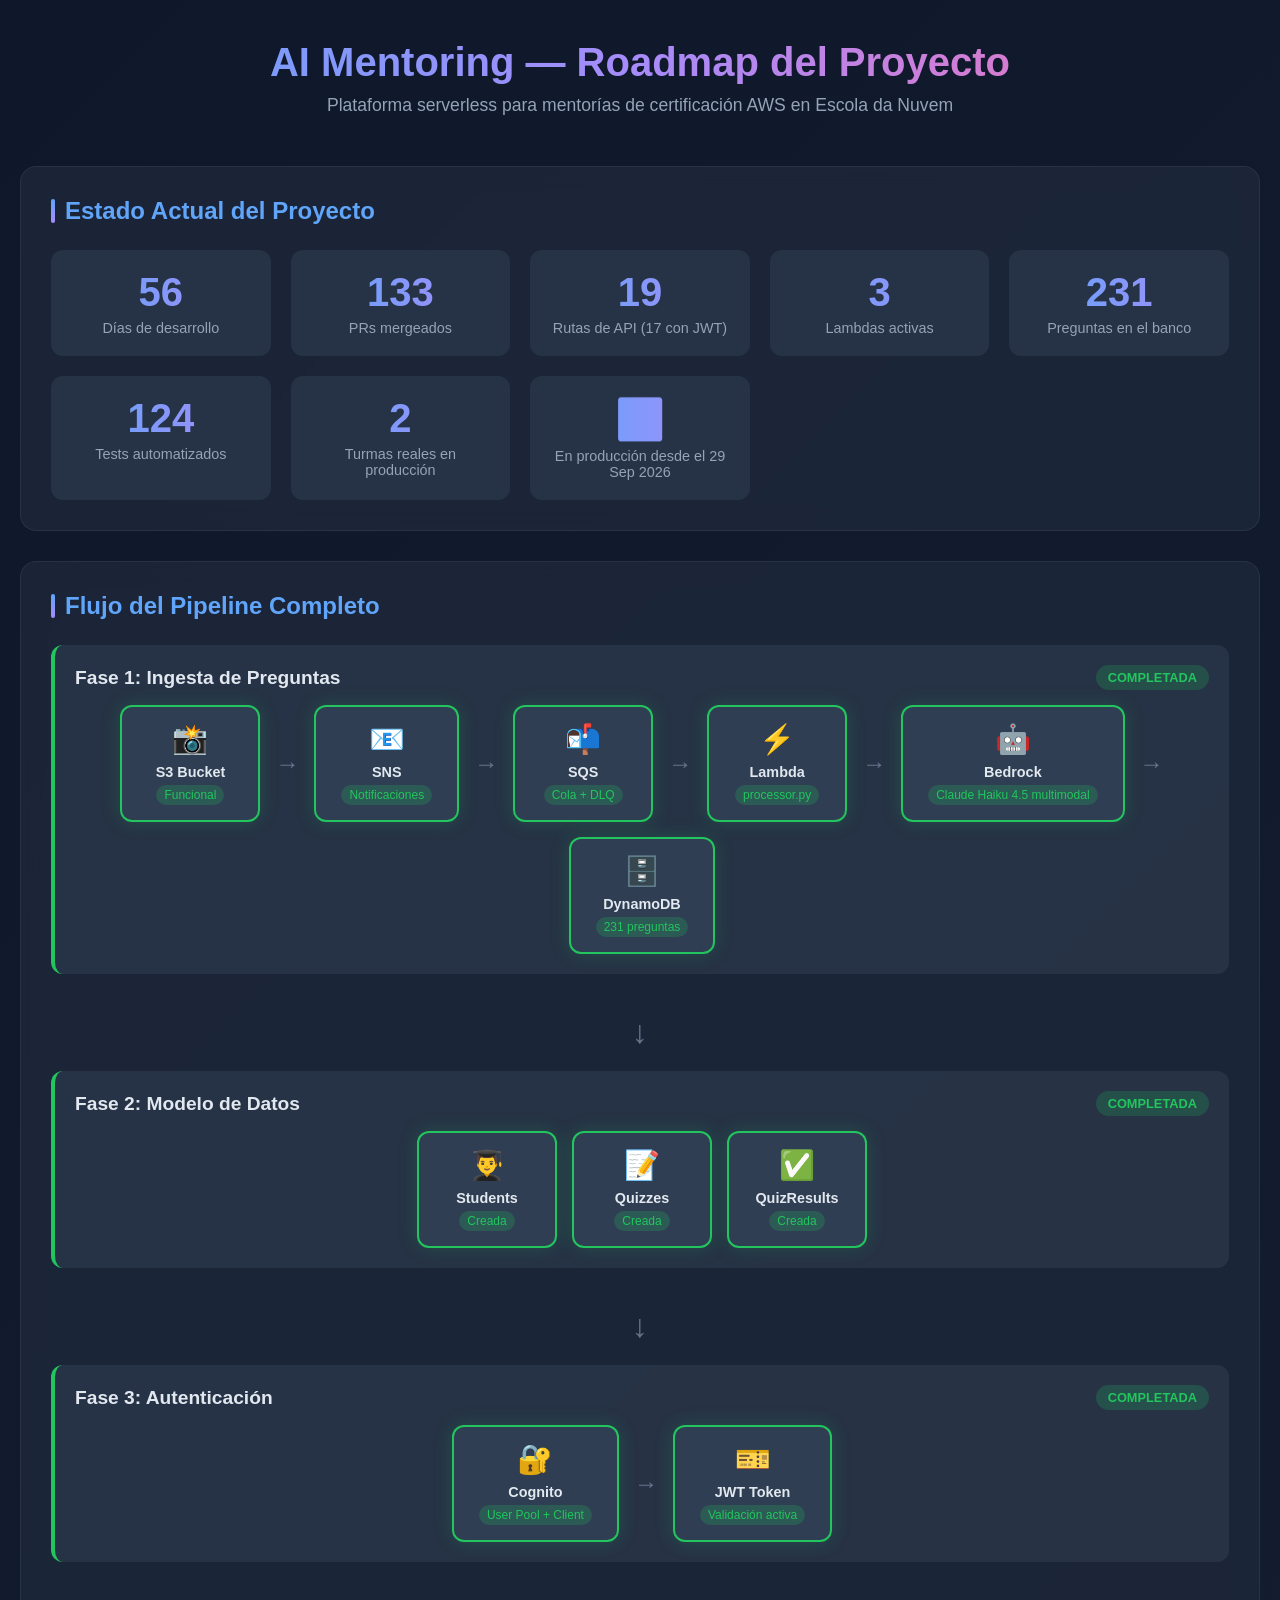
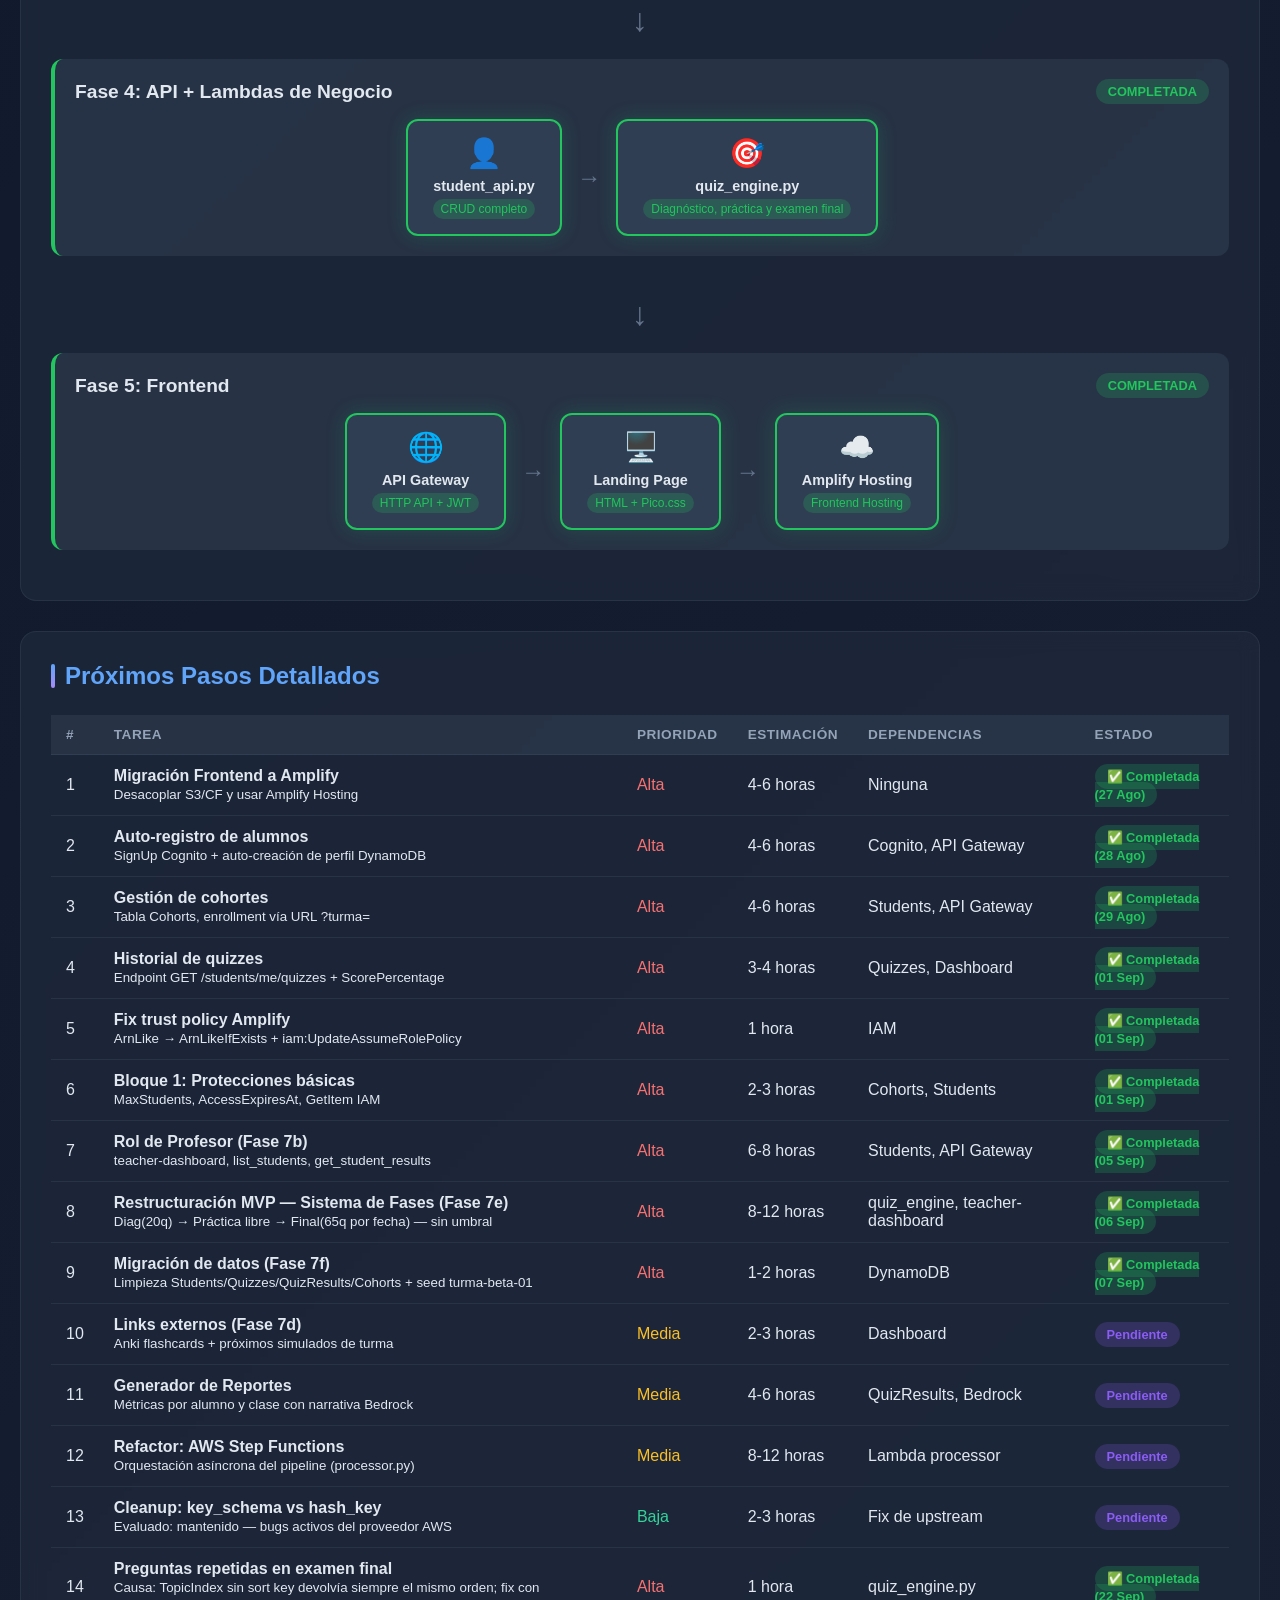
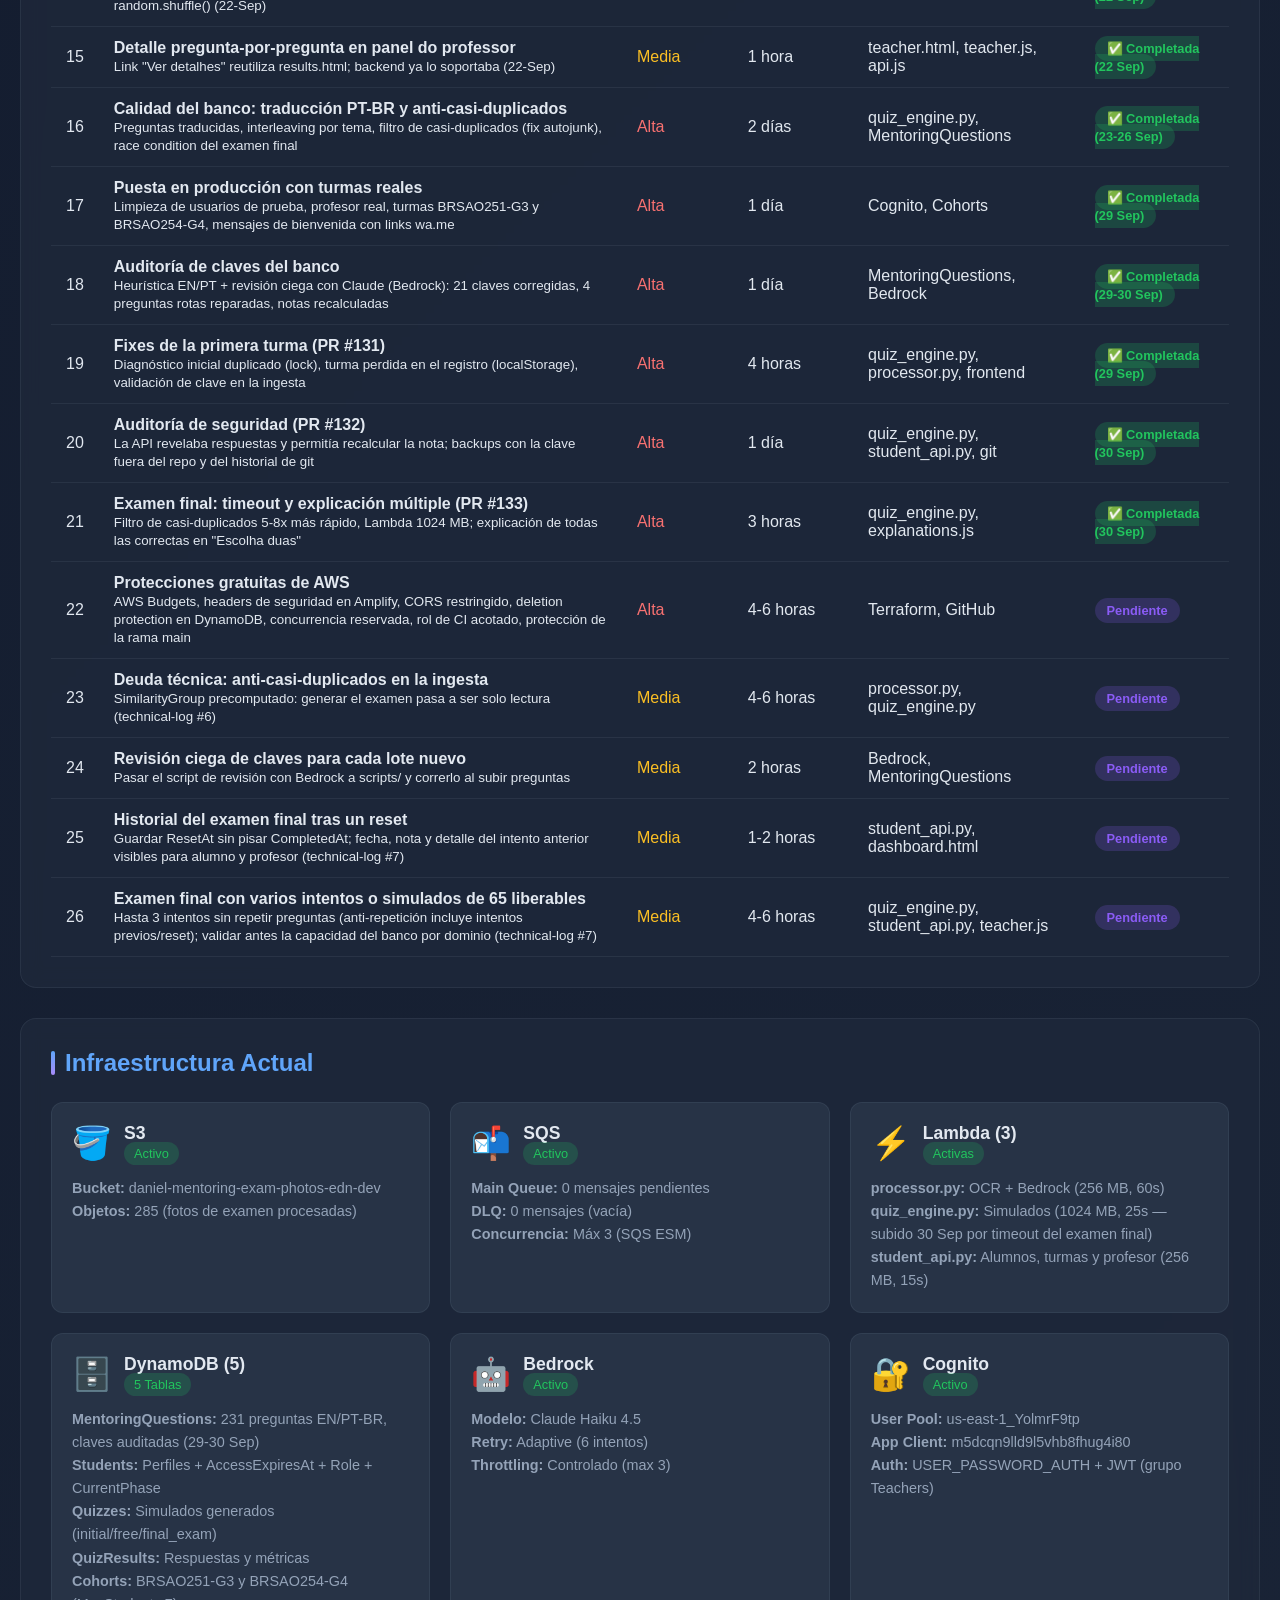
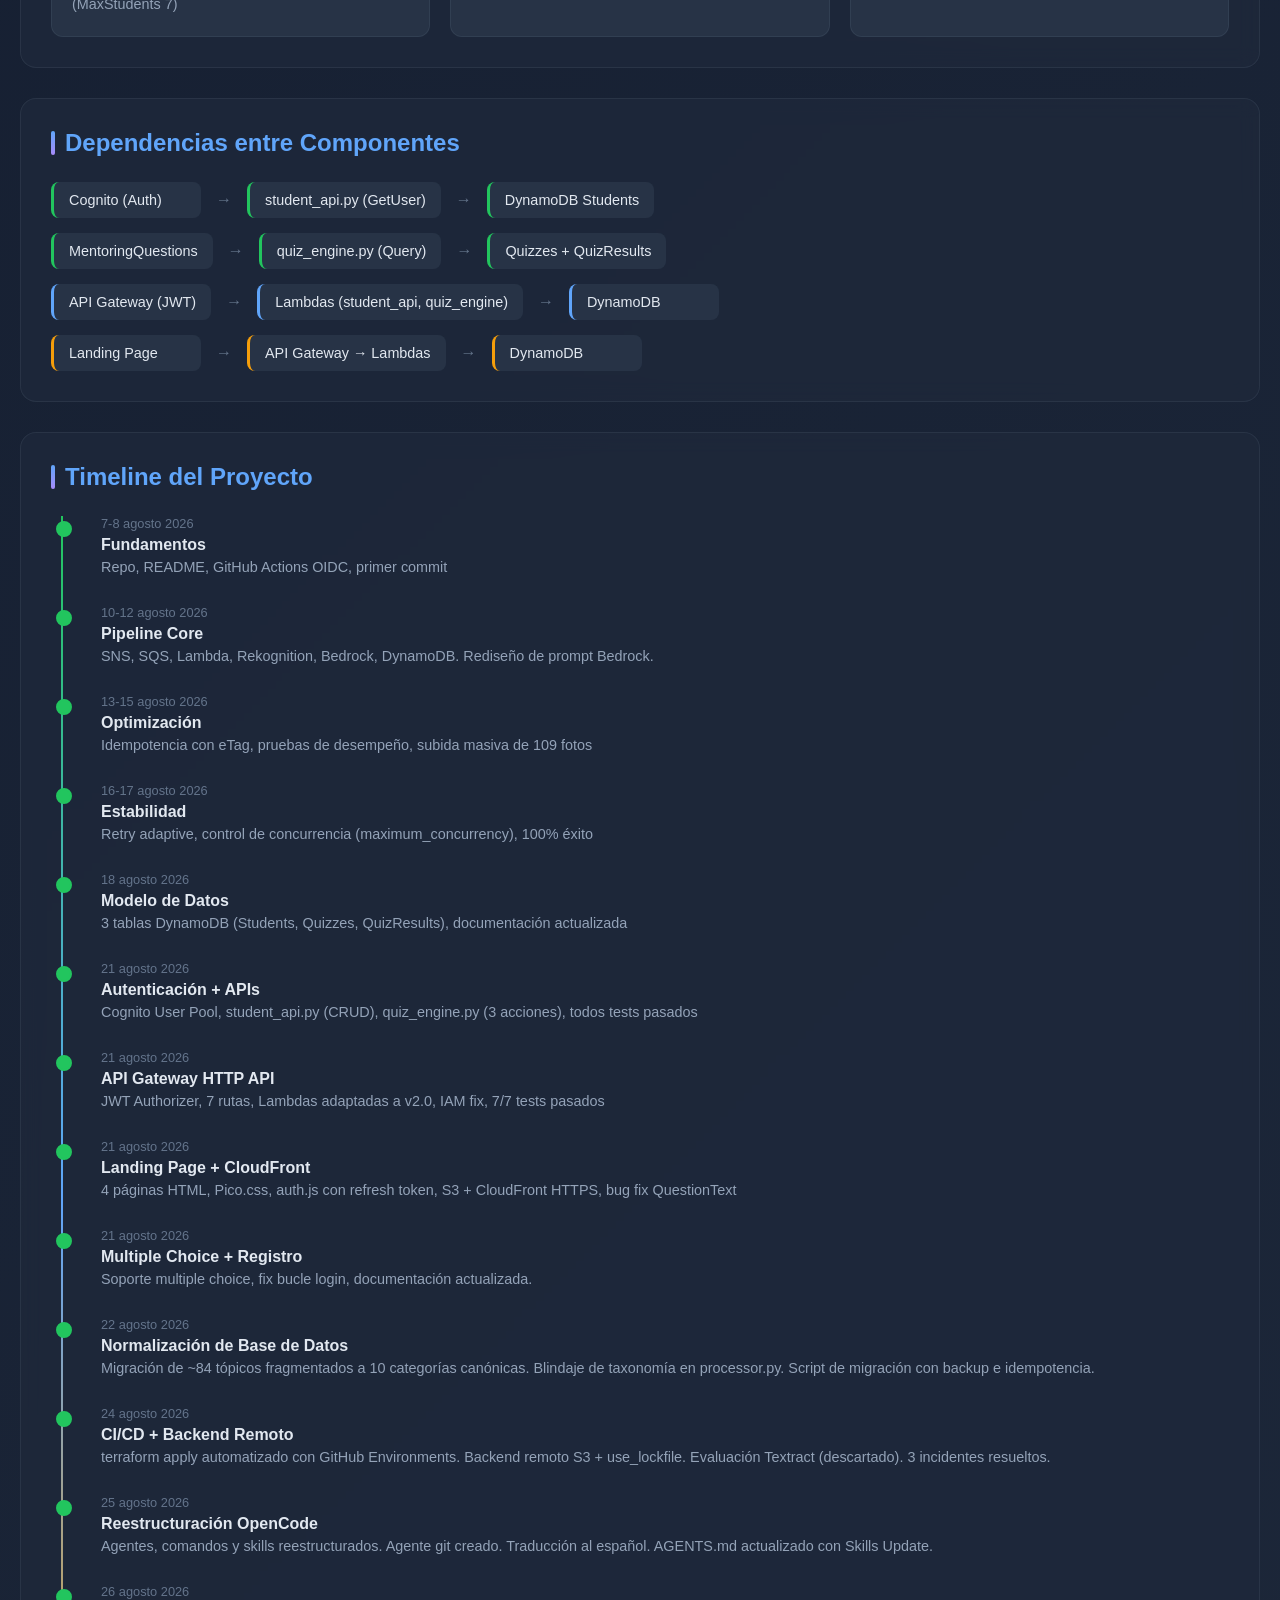
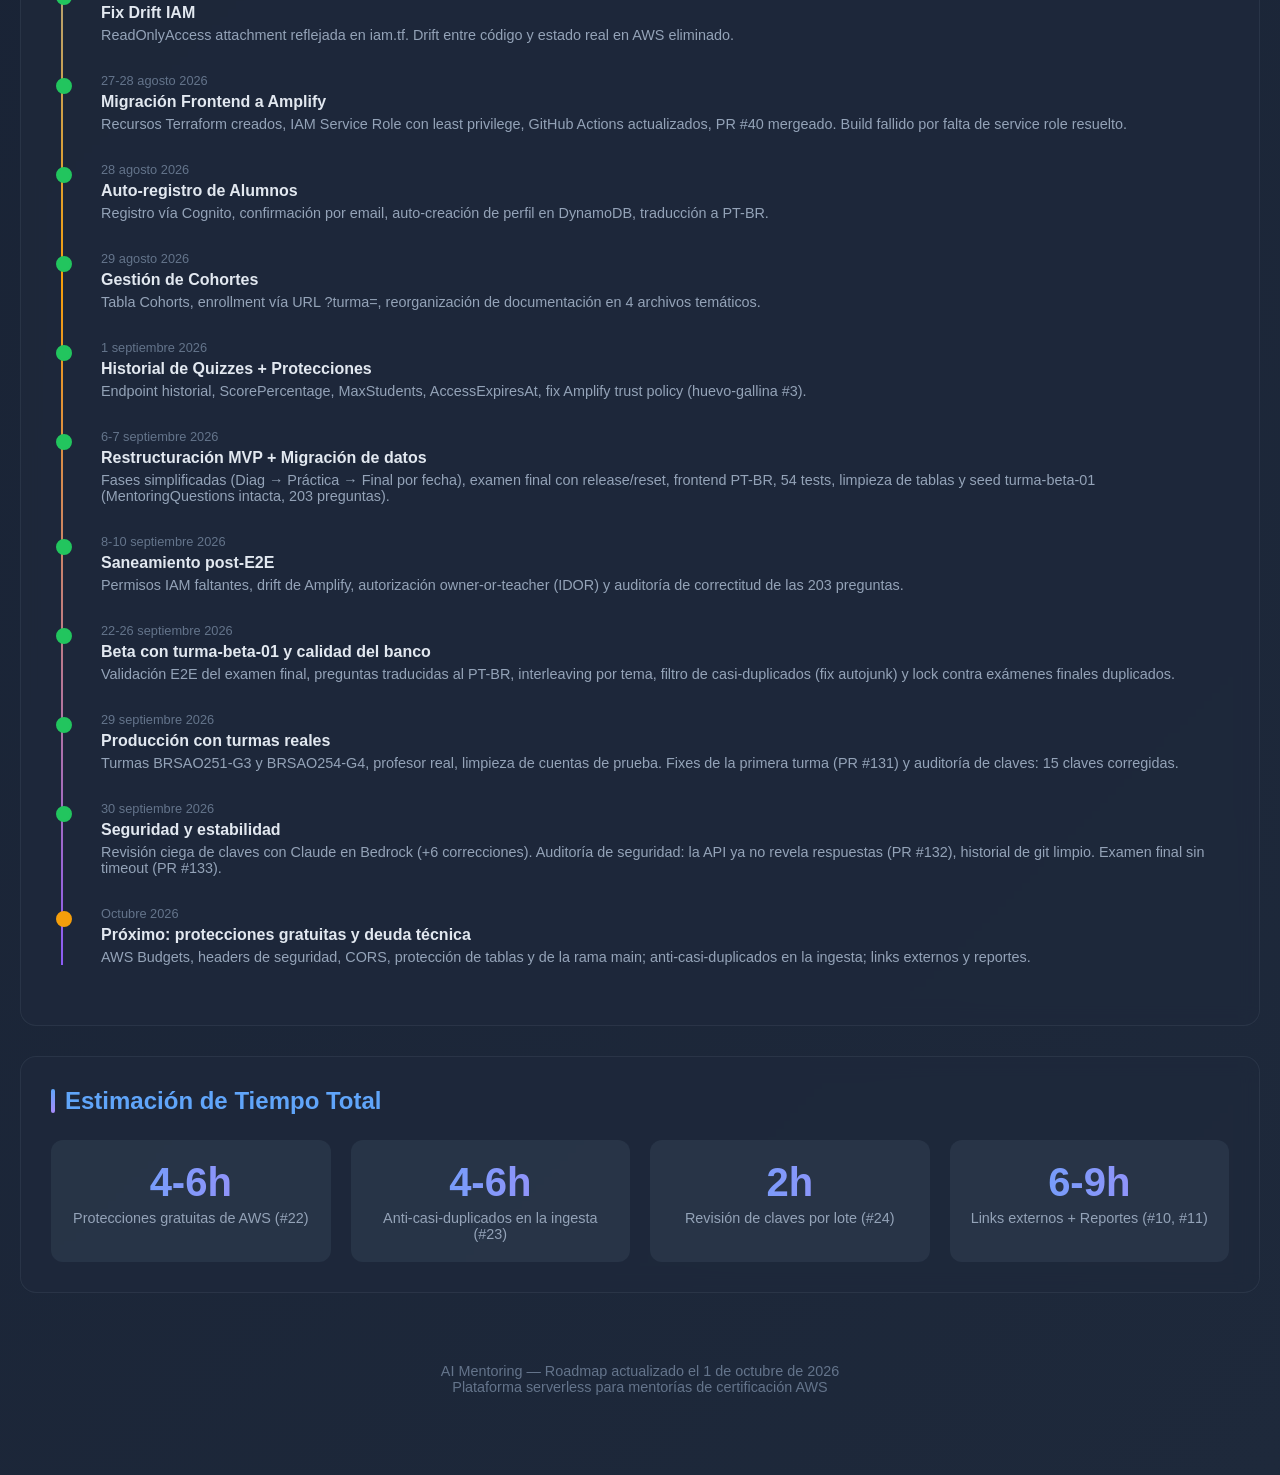
<file: doc/roadmap.html>
<!DOCTYPE html>
<html lang="es">
<head>
    <meta charset="UTF-8">
    <meta name="viewport" content="width=device-width, initial-scale=1.0">
    <title>AI Mentoring — Roadmap del Proyecto</title>
    <style>
        * {
            margin: 0;
            padding: 0;
            box-sizing: border-box;
        }

        body {
            font-family: 'Segoe UI', Tahoma, Geneva, Verdana, sans-serif;
            background: linear-gradient(135deg, #0f172a 0%, #1e293b 100%);
            color: #e2e8f0;
            min-height: 100vh;
            padding: 40px 20px;
        }

        .container {
            max-width: 1400px;
            margin: 0 auto;
        }

        header {
            text-align: center;
            margin-bottom: 50px;
        }

        h1 {
            font-size: 2.5rem;
            background: linear-gradient(90deg, #60a5fa, #a78bfa, #f472b6);
            -webkit-background-clip: text;
            -webkit-text-fill-color: transparent;
            margin-bottom: 10px;
        }

        .subtitle {
            color: #94a3b8;
            font-size: 1.1rem;
        }

        .section {
            background: rgba(30, 41, 59, 0.8);
            border-radius: 16px;
            padding: 30px;
            margin-bottom: 30px;
            border: 1px solid rgba(148, 163, 184, 0.1);
            backdrop-filter: blur(10px);
        }

        .section-title {
            font-size: 1.5rem;
            color: #60a5fa;
            margin-bottom: 25px;
            display: flex;
            align-items: center;
            gap: 10px;
        }

        .section-title::before {
            content: '';
            width: 4px;
            height: 24px;
            background: linear-gradient(180deg, #60a5fa, #a78bfa);
            border-radius: 2px;
        }

        /* Flow Diagram */
        .flow-container {
            display: flex;
            flex-direction: column;
            gap: 20px;
        }

        .flow-row {
            display: flex;
            justify-content: center;
            align-items: center;
            gap: 15px;
            flex-wrap: wrap;
        }

        .flow-box {
            background: rgba(51, 65, 85, 0.8);
            border-radius: 12px;
            padding: 15px 25px;
            text-align: center;
            min-width: 140px;
            border: 2px solid transparent;
            transition: all 0.3s ease;
        }

        .flow-box:hover {
            transform: translateY(-3px);
            border-color: #60a5fa;
        }

        .flow-box.active {
            border-color: #22c55e;
            box-shadow: 0 0 20px rgba(34, 197, 94, 0.2);
        }

        .flow-box.pending {
            border-color: #f59e0b;
            opacity: 0.7;
        }

        .flow-box .icon {
            font-size: 1.8rem;
            margin-bottom: 8px;
        }

        .flow-box .label {
            font-weight: 600;
            font-size: 0.9rem;
        }

        .flow-box .status {
            font-size: 0.75rem;
            margin-top: 5px;
            padding: 3px 8px;
            border-radius: 10px;
            display: inline-block;
        }

        .status-active {
            background: rgba(34, 197, 94, 0.2);
            color: #22c55e;
        }

        .status-pending {
            background: rgba(245, 158, 11, 0.2);
            color: #f59e0b;
        }

        .arrow {
            color: #64748b;
            font-size: 1.5rem;
        }

        .arrow-down {
            text-align: center;
            font-size: 2rem;
            color: #64748b;
        }

        /* Phase Box */
        .phase-box {
            background: rgba(51, 65, 85, 0.5);
            border-radius: 12px;
            padding: 20px;
            margin-bottom: 20px;
            border-left: 4px solid;
        }

        .phase-box.phase-done {
            border-left-color: #22c55e;
        }

        .phase-box.phase-current {
            border-left-color: #60a5fa;
        }

        .phase-box.phase-next {
            border-left-color: #f59e0b;
        }

        .phase-box.phase-future {
            border-left-color: #8b5cf6;
        }

        .phase-header {
            display: flex;
            justify-content: space-between;
            align-items: center;
            margin-bottom: 15px;
        }

        .phase-title {
            font-size: 1.2rem;
            font-weight: 600;
        }

        .phase-badge {
            padding: 5px 12px;
            border-radius: 20px;
            font-size: 0.8rem;
            font-weight: 600;
        }

        .badge-done {
            background: rgba(34, 197, 94, 0.2);
            color: #22c55e;
        }

        .badge-progress {
            background: rgba(96, 165, 250, 0.2);
            color: #60a5fa;
        }

        .badge-next {
            background: rgba(245, 158, 11, 0.2);
            color: #f59e0b;
        }

        .badge-future {
            background: rgba(139, 92, 246, 0.2);
            color: #8b5cf6;
        }

        /* Task Table */
        .task-table {
            width: 100%;
            border-collapse: collapse;
            margin-top: 15px;
        }

        .task-table th,
        .task-table td {
            padding: 12px 15px;
            text-align: left;
            border-bottom: 1px solid rgba(148, 163, 184, 0.1);
        }

        .task-table th {
            background: rgba(51, 65, 85, 0.5);
            color: #94a3b8;
            font-weight: 600;
            font-size: 0.85rem;
            text-transform: uppercase;
            letter-spacing: 0.5px;
        }

        .task-table tr:hover {
            background: rgba(51, 65, 85, 0.3);
        }

        .priority-high {
            color: #f87171;
        }

        .priority-medium {
            color: #fbbf24;
        }

        .priority-low {
            color: #34d399;
        }

        /* Infrastructure Grid */
        .infra-grid {
            display: grid;
            grid-template-columns: repeat(auto-fit, minmax(280px, 1fr));
            gap: 20px;
        }

        .infra-card {
            background: rgba(51, 65, 85, 0.5);
            border-radius: 12px;
            padding: 20px;
            border: 1px solid rgba(148, 163, 184, 0.1);
        }

        .infra-card-header {
            display: flex;
            align-items: center;
            gap: 12px;
            margin-bottom: 15px;
        }

        .infra-icon {
            font-size: 2rem;
        }

        .infra-name {
            font-weight: 600;
            font-size: 1.1rem;
        }

        .infra-status {
            font-size: 0.8rem;
            padding: 4px 10px;
            border-radius: 15px;
        }

        .infra-details {
            color: #94a3b8;
            font-size: 0.9rem;
            line-height: 1.6;
        }

        /* Timeline */
        .timeline {
            position: relative;
            padding-left: 30px;
        }

        .timeline::before {
            content: '';
            position: absolute;
            left: 10px;
            top: 0;
            bottom: 0;
            width: 2px;
            background: linear-gradient(180deg, #22c55e, #60a5fa, #f59e0b, #8b5cf6);
        }

        .timeline-item {
            position: relative;
            margin-bottom: 30px;
            padding-left: 20px;
        }

        .timeline-item::before {
            content: '';
            position: absolute;
            left: -25px;
            top: 5px;
            width: 12px;
            height: 12px;
            border-radius: 50%;
            border: 2px solid;
        }

        .timeline-item.done::before {
            background: #22c55e;
            border-color: #22c55e;
        }

        .timeline-item.current::before {
            background: #60a5fa;
            border-color: #60a5fa;
            box-shadow: 0 0 10px rgba(96, 165, 250, 0.5);
        }

        .timeline-item.next::before {
            background: #f59e0b;
            border-color: #f59e0b;
        }

        .timeline-item.future::before {
            background: #8b5cf6;
            border-color: #8b5cf6;
        }

        .timeline-date {
            font-size: 0.8rem;
            color: #64748b;
            margin-bottom: 5px;
        }

        .timeline-title {
            font-weight: 600;
            margin-bottom: 5px;
        }

        .timeline-desc {
            color: #94a3b8;
            font-size: 0.9rem;
        }

        /* Stats */
        .stats-grid {
            display: grid;
            grid-template-columns: repeat(auto-fit, minmax(200px, 1fr));
            gap: 20px;
            margin-top: 20px;
        }

        .stat-card {
            background: rgba(51, 65, 85, 0.5);
            border-radius: 12px;
            padding: 20px;
            text-align: center;
        }

        .stat-value {
            font-size: 2.5rem;
            font-weight: 700;
            background: linear-gradient(90deg, #60a5fa, #a78bfa);
            -webkit-background-clip: text;
            -webkit-text-fill-color: transparent;
        }

        .stat-label {
            color: #94a3b8;
            font-size: 0.9rem;
            margin-top: 5px;
        }

        /* Dependencies */
        .dependency-graph {
            display: flex;
            flex-direction: column;
            gap: 15px;
        }

        .dependency-row {
            display: flex;
            align-items: center;
            gap: 15px;
            flex-wrap: wrap;
        }

        .dependency-box {
            background: rgba(51, 65, 85, 0.5);
            padding: 10px 15px;
            border-radius: 8px;
            font-size: 0.9rem;
            min-width: 150px;
        }

        .dependency-arrow {
            color: #64748b;
        }

        /* Responsive */
        @media (max-width: 768px) {
            h1 {
                font-size: 1.8rem;
            }

            .flow-row {
                flex-direction: column;
            }

            .arrow {
                transform: rotate(90deg);
            }
        }
    </style>
</head>
<body>
    <div class="container">
        <header>
            <h1>AI Mentoring — Roadmap del Proyecto</h1>
            <p class="subtitle">Plataforma serverless para mentorías de certificación AWS en Escola da Nuvem</p>
        </header>

        <!-- Estado Actual -->
        <section class="section">
            <h2 class="section-title">Estado Actual del Proyecto</h2>
            <div class="stats-grid">
                <div class="stat-card">
                    <div class="stat-value">56</div>
                    <div class="stat-label">Días de desarrollo</div>
                </div>
                <div class="stat-card">
                    <div class="stat-value">133</div>
                    <div class="stat-label">PRs mergeados</div>
                </div>
                <div class="stat-card">
                    <div class="stat-value">19</div>
                    <div class="stat-label">Rutas de API (17 con JWT)</div>
                </div>
                <div class="stat-card">
                    <div class="stat-value">3</div>
                    <div class="stat-label">Lambdas activas</div>
                </div>
                <div class="stat-card">
                    <div class="stat-value">231</div>
                    <div class="stat-label">Preguntas en el banco</div>
                </div>
                <div class="stat-card">
                    <div class="stat-value">124</div>
                    <div class="stat-label">Tests automatizados</div>
                </div>
                <div class="stat-card">
                    <div class="stat-value">2</div>
                    <div class="stat-label">Turmas reales en producción</div>
                </div>
                <div class="stat-card">
                    <div class="stat-value">✅</div>
                    <div class="stat-label">En producción desde el 29 Sep 2026</div>
                </div>
            </div>
        </section>

        <!-- Flujo del Pipeline -->
        <section class="section">
            <h2 class="section-title">Flujo del Pipeline Completo</h2>
            
            <div class="flow-container">
                <!-- Fase 1: Ingesta -->
                <div class="phase-box phase-done">
                    <div class="phase-header">
                        <span class="phase-title">Fase 1: Ingesta de Preguntas</span>
                        <span class="phase-badge badge-done">COMPLETADA</span>
                    </div>
                    <div class="flow-row">
                        <div class="flow-box active">
                            <div class="icon">📸</div>
                            <div class="label">S3 Bucket</div>
                            <div class="status status-active">Funcional</div>
                        </div>
                        <span class="arrow">→</span>
                        <div class="flow-box active">
                            <div class="icon">📧</div>
                            <div class="label">SNS</div>
                            <div class="status status-active">Notificaciones</div>
                        </div>
                        <span class="arrow">→</span>
                        <div class="flow-box active">
                            <div class="icon">📬</div>
                            <div class="label">SQS</div>
                            <div class="status status-active">Cola + DLQ</div>
                        </div>
                        <span class="arrow">→</span>
                        <div class="flow-box active">
                            <div class="icon">⚡</div>
                            <div class="label">Lambda</div>
                            <div class="status status-active">processor.py</div>
                        </div>
                        <span class="arrow">→</span>
                        <div class="flow-box active">
                            <div class="icon">🤖</div>
                            <div class="label">Bedrock</div>
                            <div class="status status-active">Claude Haiku 4.5 multimodal</div>
                        </div>
                        <span class="arrow">→</span>
                        <div class="flow-box active">
                            <div class="icon">🗄️</div>
                            <div class="label">DynamoDB</div>
                            <div class="status status-active">231 preguntas</div>
                        </div>
                    </div>
                </div>

                <div class="arrow-down">↓</div>

                <!-- Fase 2: Modelo de Datos -->
                <div class="phase-box phase-done">
                    <div class="phase-header">
                        <span class="phase-title">Fase 2: Modelo de Datos</span>
                        <span class="phase-badge badge-done">COMPLETADA</span>
                    </div>
                    <div class="flow-row">
                        <div class="flow-box active">
                            <div class="icon">👨‍🎓</div>
                            <div class="label">Students</div>
                            <div class="status status-active">Creada</div>
                        </div>
                        <div class="flow-box active">
                            <div class="icon">📝</div>
                            <div class="label">Quizzes</div>
                            <div class="status status-active">Creada</div>
                        </div>
                        <div class="flow-box active">
                            <div class="icon">✅</div>
                            <div class="label">QuizResults</div>
                            <div class="status status-active">Creada</div>
                        </div>
                    </div>
                </div>

                <div class="arrow-down">↓</div>

                <!-- Fase 3: Autenticación -->
                <div class="phase-box phase-done">
                    <div class="phase-header">
                        <span class="phase-title">Fase 3: Autenticación</span>
                        <span class="phase-badge badge-done">COMPLETADA</span>
                    </div>
                    <div class="flow-row">
                        <div class="flow-box active">
                            <div class="icon">🔐</div>
                            <div class="label">Cognito</div>
                            <div class="status status-active">User Pool + Client</div>
                        </div>
                        <span class="arrow">→</span>
                        <div class="flow-box active">
                            <div class="icon">🎫</div>
                            <div class="label">JWT Token</div>
                            <div class="status status-active">Validación activa</div>
                        </div>
                    </div>
                </div>

                <div class="arrow-down">↓</div>

                <!-- Fase 4: API -->
                <div class="phase-box phase-done">
                    <div class="phase-header">
                        <span class="phase-title">Fase 4: API + Lambdas de Negocio</span>
                        <span class="phase-badge badge-done">COMPLETADA</span>
                    </div>
                    <div class="flow-row">
                        <div class="flow-box active">
                            <div class="icon">👤</div>
                            <div class="label">student_api.py</div>
                            <div class="status status-active">CRUD completo</div>
                        </div>
                        <span class="arrow">→</span>
                        <div class="flow-box active">
                            <div class="icon">🎯</div>
                            <div class="label">quiz_engine.py</div>
                            <div class="status status-active">Diagnóstico, práctica y examen final</div>
                        </div>
                    </div>
                </div>

                <div class="arrow-down">↓</div>

                <!-- Fase 5: Frontend -->
                <div class="phase-box phase-done">
                    <div class="phase-header">
                        <span class="phase-title">Fase 5: Frontend</span>
                        <span class="phase-badge badge-done">COMPLETADA</span>
                    </div>
                    <div class="flow-row">
                        <div class="flow-box active">
                            <div class="icon">🌐</div>
                            <div class="label">API Gateway</div>
                            <div class="status status-active">HTTP API + JWT</div>
                        </div>
                        <span class="arrow">→</span>
                        <div class="flow-box active">
                            <div class="icon">🖥️</div>
                            <div class="label">Landing Page</div>
                            <div class="status status-active">HTML + Pico.css</div>
                        </div>
                        <span class="arrow">→</span>
                        <div class="flow-box active">
                            <div class="icon">☁️</div>
                            <div class="label">Amplify Hosting</div>
                            <div class="status status-active">Frontend Hosting</div>
                        </div>
                    </div>
                </div>
            </div>
        </section>

        <!-- Próximos Pasos -->
        <section class="section">
            <h2 class="section-title">Próximos Pasos Detallados</h2>
            
            <table class="task-table">
                <thead>
                    <tr>
                        <th>#</th>
                        <th>Tarea</th>
                        <th>Prioridad</th>
                        <th>Estimación</th>
                        <th>Dependencias</th>
                        <th>Estado</th>
                    </tr>
                </thead>
                <tbody>
                    <tr>
                        <td>1</td>
                        <td><strong>Migración Frontend a Amplify</strong><br><small>Desacoplar S3/CF y usar Amplify Hosting</small></td>
                        <td class="priority-high">Alta</td>
                        <td>4-6 horas</td>
                        <td>Ninguna</td>
                        <td><span class="phase-badge badge-done">✅ Completada (27 Ago)</span></td>
                    </tr>
                    <tr>
                        <td>2</td>
                        <td><strong>Auto-registro de alumnos</strong><br><small>SignUp Cognito + auto-creación de perfil DynamoDB</small></td>
                        <td class="priority-high">Alta</td>
                        <td>4-6 horas</td>
                        <td>Cognito, API Gateway</td>
                        <td><span class="phase-badge badge-done">✅ Completada (28 Ago)</span></td>
                    </tr>
                    <tr>
                        <td>3</td>
                        <td><strong>Gestión de cohortes</strong><br><small>Tabla Cohorts, enrollment vía URL ?turma=</small></td>
                        <td class="priority-high">Alta</td>
                        <td>4-6 horas</td>
                        <td>Students, API Gateway</td>
                        <td><span class="phase-badge badge-done">✅ Completada (29 Ago)</span></td>
                    </tr>
                    <tr>
                        <td>4</td>
                        <td><strong>Historial de quizzes</strong><br><small>Endpoint GET /students/me/quizzes + ScorePercentage</small></td>
                        <td class="priority-high">Alta</td>
                        <td>3-4 horas</td>
                        <td>Quizzes, Dashboard</td>
                        <td><span class="phase-badge badge-done">✅ Completada (01 Sep)</span></td>
                    </tr>
                    <tr>
                        <td>5</td>
                        <td><strong>Fix trust policy Amplify</strong><br><small>ArnLike → ArnLikeIfExists + iam:UpdateAssumeRolePolicy</small></td>
                        <td class="priority-high">Alta</td>
                        <td>1 hora</td>
                        <td>IAM</td>
                        <td><span class="phase-badge badge-done">✅ Completada (01 Sep)</span></td>
                    </tr>
                    <tr>
                        <td>6</td>
                        <td><strong>Bloque 1: Protecciones básicas</strong><br><small>MaxStudents, AccessExpiresAt, GetItem IAM</small></td>
                        <td class="priority-high">Alta</td>
                        <td>2-3 horas</td>
                        <td>Cohorts, Students</td>
                        <td><span class="phase-badge badge-done">✅ Completada (01 Sep)</span></td>
                    </tr>
                    <tr>
                        <td>7</td>
                        <td><strong>Rol de Profesor (Fase 7b)</strong><br><small>teacher-dashboard, list_students, get_student_results</small></td>
                        <td class="priority-high">Alta</td>
                        <td>6-8 horas</td>
                        <td>Students, API Gateway</td>
                        <td><span class="phase-badge badge-done">✅ Completada (05 Sep)</span></td>
                    </tr>
                    <tr>
                        <td>8</td>
                        <td><strong>Restructuración MVP — Sistema de Fases (Fase 7e)</strong><br><small>Diag(20q) → Práctica libre → Final(65q por fecha) — sin umbral</small></td>
                        <td class="priority-high">Alta</td>
                        <td>8-12 horas</td>
                        <td>quiz_engine, teacher-dashboard</td>
                        <td><span class="phase-badge badge-done">✅ Completada (06 Sep)</span></td>
                    </tr>
                    <tr>
                        <td>9</td>
                        <td><strong>Migración de datos (Fase 7f)</strong><br><small>Limpieza Students/Quizzes/QuizResults/Cohorts + seed turma-beta-01</small></td>
                        <td class="priority-high">Alta</td>
                        <td>1-2 horas</td>
                        <td>DynamoDB</td>
                        <td><span class="phase-badge badge-done">✅ Completada (07 Sep)</span></td>
                    </tr>
                    <tr>
                        <td>10</td>
                        <td><strong>Links externos (Fase 7d)</strong><br><small>Anki flashcards + próximos simulados de turma</small></td>
                        <td class="priority-medium">Media</td>
                        <td>2-3 horas</td>
                        <td>Dashboard</td>
                        <td><span class="phase-badge badge-future">Pendiente</span></td>
                    </tr>
                    <tr>
                        <td>11</td>
                        <td><strong>Generador de Reportes</strong><br><small>Métricas por alumno y clase con narrativa Bedrock</small></td>
                        <td class="priority-medium">Media</td>
                        <td>4-6 horas</td>
                        <td>QuizResults, Bedrock</td>
                        <td><span class="phase-badge badge-future">Pendiente</span></td>
                    </tr>
                    <tr>
                        <td>12</td>
                        <td><strong>Refactor: AWS Step Functions</strong><br><small>Orquestación asíncrona del pipeline (processor.py)</small></td>
                        <td class="priority-medium">Media</td>
                        <td>8-12 horas</td>
                        <td>Lambda processor</td>
                        <td><span class="phase-badge badge-future">Pendiente</span></td>
                    </tr>
                    <tr>
                        <td>13</td>
                        <td><strong>Cleanup: key_schema vs hash_key</strong><br><small>Evaluado: mantenido — bugs activos del proveedor AWS</small></td>
                        <td class="priority-low">Baja</td>
                        <td>2-3 horas</td>
                        <td>Fix de upstream</td>
                        <td><span class="phase-badge badge-future">Pendiente</span></td>
                    </tr>
                    <tr>
                        <td>14</td>
                        <td><strong>Preguntas repetidas en examen final</strong><br><small>Causa: TopicIndex sin sort key devolvía siempre el mismo orden; fix con random.shuffle() (22-Sep)</small></td>
                        <td class="priority-high">Alta</td>
                        <td>1 hora</td>
                        <td>quiz_engine.py</td>
                        <td><span class="phase-badge badge-done">✅ Completada (22 Sep)</span></td>
                    </tr>
                    <tr>
                        <td>15</td>
                        <td><strong>Detalle pregunta-por-pregunta en panel do professor</strong><br><small>Link "Ver detalhes" reutiliza results.html; backend ya lo soportaba (22-Sep)</small></td>
                        <td class="priority-medium">Media</td>
                        <td>1 hora</td>
                        <td>teacher.html, teacher.js, api.js</td>
                        <td><span class="phase-badge badge-done">✅ Completada (22 Sep)</span></td>
                    </tr>
                    <tr>
                        <td>16</td>
                        <td><strong>Calidad del banco: traducción PT-BR y anti-casi-duplicados</strong><br><small>Preguntas traducidas, interleaving por tema, filtro de casi-duplicados (fix autojunk), race condition del examen final</small></td>
                        <td class="priority-high">Alta</td>
                        <td>2 días</td>
                        <td>quiz_engine.py, MentoringQuestions</td>
                        <td><span class="phase-badge badge-done">✅ Completada (23-26 Sep)</span></td>
                    </tr>
                    <tr>
                        <td>17</td>
                        <td><strong>Puesta en producción con turmas reales</strong><br><small>Limpieza de usuarios de prueba, profesor real, turmas BRSAO251-G3 y BRSAO254-G4, mensajes de bienvenida con links wa.me</small></td>
                        <td class="priority-high">Alta</td>
                        <td>1 día</td>
                        <td>Cognito, Cohorts</td>
                        <td><span class="phase-badge badge-done">✅ Completada (29 Sep)</span></td>
                    </tr>
                    <tr>
                        <td>18</td>
                        <td><strong>Auditoría de claves del banco</strong><br><small>Heurística EN/PT + revisión ciega con Claude (Bedrock): 21 claves corregidas, 4 preguntas rotas reparadas, notas recalculadas</small></td>
                        <td class="priority-high">Alta</td>
                        <td>1 día</td>
                        <td>MentoringQuestions, Bedrock</td>
                        <td><span class="phase-badge badge-done">✅ Completada (29-30 Sep)</span></td>
                    </tr>
                    <tr>
                        <td>19</td>
                        <td><strong>Fixes de la primera turma (PR #131)</strong><br><small>Diagnóstico inicial duplicado (lock), turma perdida en el registro (localStorage), validación de clave en la ingesta</small></td>
                        <td class="priority-high">Alta</td>
                        <td>4 horas</td>
                        <td>quiz_engine.py, processor.py, frontend</td>
                        <td><span class="phase-badge badge-done">✅ Completada (29 Sep)</span></td>
                    </tr>
                    <tr>
                        <td>20</td>
                        <td><strong>Auditoría de seguridad (PR #132)</strong><br><small>La API revelaba respuestas y permitía recalcular la nota; backups con la clave fuera del repo y del historial de git</small></td>
                        <td class="priority-high">Alta</td>
                        <td>1 día</td>
                        <td>quiz_engine.py, student_api.py, git</td>
                        <td><span class="phase-badge badge-done">✅ Completada (30 Sep)</span></td>
                    </tr>
                    <tr>
                        <td>21</td>
                        <td><strong>Examen final: timeout y explicación múltiple (PR #133)</strong><br><small>Filtro de casi-duplicados 5-8x más rápido, Lambda 1024 MB; explicación de todas las correctas en "Escolha duas"</small></td>
                        <td class="priority-high">Alta</td>
                        <td>3 horas</td>
                        <td>quiz_engine.py, explanations.js</td>
                        <td><span class="phase-badge badge-done">✅ Completada (30 Sep)</span></td>
                    </tr>
                    <tr>
                        <td>22</td>
                        <td><strong>Protecciones gratuitas de AWS</strong><br><small>AWS Budgets, headers de seguridad en Amplify, CORS restringido, deletion protection en DynamoDB, concurrencia reservada, rol de CI acotado, protección de la rama main</small></td>
                        <td class="priority-high">Alta</td>
                        <td>4-6 horas</td>
                        <td>Terraform, GitHub</td>
                        <td><span class="phase-badge badge-future">Pendiente</span></td>
                    </tr>
                    <tr>
                        <td>23</td>
                        <td><strong>Deuda técnica: anti-casi-duplicados en la ingesta</strong><br><small>SimilarityGroup precomputado: generar el examen pasa a ser solo lectura (technical-log #6)</small></td>
                        <td class="priority-medium">Media</td>
                        <td>4-6 horas</td>
                        <td>processor.py, quiz_engine.py</td>
                        <td><span class="phase-badge badge-future">Pendiente</span></td>
                    </tr>
                    <tr>
                        <td>24</td>
                        <td><strong>Revisión ciega de claves para cada lote nuevo</strong><br><small>Pasar el script de revisión con Bedrock a scripts/ y correrlo al subir preguntas</small></td>
                        <td class="priority-medium">Media</td>
                        <td>2 horas</td>
                        <td>Bedrock, MentoringQuestions</td>
                        <td><span class="phase-badge badge-future">Pendiente</span></td>
                    </tr>
                    <tr>
                        <td>25</td>
                        <td><strong>Historial del examen final tras un reset</strong><br><small>Guardar ResetAt sin pisar CompletedAt; fecha, nota y detalle del intento anterior visibles para alumno y profesor (technical-log #7)</small></td>
                        <td class="priority-medium">Media</td>
                        <td>1-2 horas</td>
                        <td>student_api.py, dashboard.html</td>
                        <td><span class="phase-badge badge-future">Pendiente</span></td>
                    </tr>
                    <tr>
                        <td>26</td>
                        <td><strong>Examen final con varios intentos o simulados de 65 liberables</strong><br><small>Hasta 3 intentos sin repetir preguntas (anti-repetición incluye intentos previos/reset); validar antes la capacidad del banco por dominio (technical-log #7)</small></td>
                        <td class="priority-medium">Media</td>
                        <td>4-6 horas</td>
                        <td>quiz_engine.py, student_api.py, teacher.js</td>
                        <td><span class="phase-badge badge-future">Pendiente</span></td>
                    </tr>
                </tbody>
            </table>
        </section>

        <!-- Infraestructura Actual -->
        <section class="section">
            <h2 class="section-title">Infraestructura Actual</h2>
            
            <div class="infra-grid">
                <div class="infra-card">
                    <div class="infra-card-header">
                        <span class="infra-icon">🪣</span>
                        <div>
                            <div class="infra-name">S3</div>
                            <span class="infra-status badge-done">Activo</span>
                        </div>
                    </div>
                    <div class="infra-details">
                        <strong>Bucket:</strong> daniel-mentoring-exam-photos-edn-dev<br>
                        <strong>Objetos:</strong> 285 (fotos de examen procesadas)
                    </div>
                </div>

                <div class="infra-card">
                    <div class="infra-card-header">
                        <span class="infra-icon">📬</span>
                        <div>
                            <div class="infra-name">SQS</div>
                            <span class="infra-status badge-done">Activo</span>
                        </div>
                    </div>
                    <div class="infra-details">
                        <strong>Main Queue:</strong> 0 mensajes pendientes<br>
                        <strong>DLQ:</strong> 0 mensajes (vacía)<br>
                        <strong>Concurrencia:</strong> Máx 3 (SQS ESM)
                    </div>
                </div>

                <div class="infra-card">
                    <div class="infra-card-header">
                        <span class="infra-icon">⚡</span>
                        <div>
                            <div class="infra-name">Lambda (3)</div>
                            <span class="infra-status badge-done">Activas</span>
                        </div>
                    </div>
                    <div class="infra-details">
                        <strong>processor.py:</strong> OCR + Bedrock (256 MB, 60s)<br>
                        <strong>quiz_engine.py:</strong> Simulados (1024 MB, 25s — subido 30 Sep por timeout del examen final)<br>
                        <strong>student_api.py:</strong> Alumnos, turmas y profesor (256 MB, 15s)
                    </div>
                </div>

                <div class="infra-card">
                    <div class="infra-card-header">
                        <span class="infra-icon">🗄️</span>
                        <div>
                            <div class="infra-name">DynamoDB (5)</div>
                            <span class="infra-status badge-done">5 Tablas</span>
                        </div>
                    </div>
                    <div class="infra-details">
                        <strong>MentoringQuestions:</strong> 231 preguntas EN/PT-BR, claves auditadas (29-30 Sep)<br>
                        <strong>Students:</strong> Perfiles + AccessExpiresAt + Role + CurrentPhase<br>
                        <strong>Quizzes:</strong> Simulados generados (initial/free/final_exam)<br>
                        <strong>QuizResults:</strong> Respuestas y métricas<br>
                        <strong>Cohorts:</strong> BRSAO251-G3 y BRSAO254-G4 (MaxStudents 7)
                    </div>
                </div>

                <div class="infra-card">
                    <div class="infra-card-header">
                        <span class="infra-icon">🤖</span>
                        <div>
                            <div class="infra-name">Bedrock</div>
                            <span class="infra-status badge-done">Activo</span>
                        </div>
                    </div>
                    <div class="infra-details">
                        <strong>Modelo:</strong> Claude Haiku 4.5<br>
                        <strong>Retry:</strong> Adaptive (6 intentos)<br>
                        <strong>Throttling:</strong> Controlado (max 3)
                    </div>
                </div>

                <div class="infra-card">
                    <div class="infra-card-header">
                        <span class="infra-icon">🔐</span>
                        <div>
                            <div class="infra-name">Cognito</div>
                            <span class="infra-status badge-done">Activo</span>
                        </div>
                    </div>
                    <div class="infra-details">
                        <strong>User Pool:</strong> us-east-1_YolmrF9tp<br>
                        <strong>App Client:</strong> m5dcqn9lld9l5vhb8fhug4i80<br>
                        <strong>Auth:</strong> USER_PASSWORD_AUTH + JWT (grupo Teachers)
                    </div>
                </div>
            </div>
        </section>

        <!-- Dependencias -->
        <section class="section">
            <h2 class="section-title">Dependencias entre Componentes</h2>
            
            <div class="dependency-graph">
                <div class="dependency-row">
                    <div class="dependency-box" style="border-left: 3px solid #22c55e;">Cognito (Auth)</div>
                    <span class="dependency-arrow">→</span>
                    <div class="dependency-box" style="border-left: 3px solid #22c55e;">student_api.py (GetUser)</div>
                    <span class="dependency-arrow">→</span>
                    <div class="dependency-box" style="border-left: 3px solid #22c55e;">DynamoDB Students</div>
                </div>
                <div class="dependency-row">
                    <div class="dependency-box" style="border-left: 3px solid #22c55e;">MentoringQuestions</div>
                    <span class="dependency-arrow">→</span>
                    <div class="dependency-box" style="border-left: 3px solid #22c55e;">quiz_engine.py (Query)</div>
                    <span class="dependency-arrow">→</span>
                    <div class="dependency-box" style="border-left: 3px solid #22c55e;">Quizzes + QuizResults</div>
                </div>
                <div class="dependency-row">
                    <div class="dependency-box" style="border-left: 3px solid #60a5fa;">API Gateway (JWT)</div>
                    <span class="dependency-arrow">→</span>
                    <div class="dependency-box" style="border-left: 3px solid #60a5fa;">Lambdas (student_api, quiz_engine)</div>
                    <span class="dependency-arrow">→</span>
                    <div class="dependency-box" style="border-left: 3px solid #60a5fa;">DynamoDB</div>
                </div>
                <div class="dependency-row">
                    <div class="dependency-box" style="border-left: 3px solid #f59e0b;">Landing Page</div>
                    <span class="dependency-arrow">→</span>
                    <div class="dependency-box" style="border-left: 3px solid #f59e0b;">API Gateway → Lambdas</div>
                    <span class="dependency-arrow">→</span>
                    <div class="dependency-box" style="border-left: 3px solid #f59e0b;">DynamoDB</div>
                </div>
            </div>
        </section>

        <!-- Timeline -->
        <section class="section">
            <h2 class="section-title">Timeline del Proyecto</h2>
            
            <div class="timeline">
                <div class="timeline-item done">
                    <div class="timeline-date">7-8 agosto 2026</div>
                    <div class="timeline-title">Fundamentos</div>
                    <div class="timeline-desc">Repo, README, GitHub Actions OIDC, primer commit</div>
                </div>
                <div class="timeline-item done">
                    <div class="timeline-date">10-12 agosto 2026</div>
                    <div class="timeline-title">Pipeline Core</div>
                    <div class="timeline-desc">SNS, SQS, Lambda, Rekognition, Bedrock, DynamoDB. Rediseño de prompt Bedrock.</div>
                </div>
                <div class="timeline-item done">
                    <div class="timeline-date">13-15 agosto 2026</div>
                    <div class="timeline-title">Optimización</div>
                    <div class="timeline-desc">Idempotencia con eTag, pruebas de desempeño, subida masiva de 109 fotos</div>
                </div>
                <div class="timeline-item done">
                    <div class="timeline-date">16-17 agosto 2026</div>
                    <div class="timeline-title">Estabilidad</div>
                    <div class="timeline-desc">Retry adaptive, control de concurrencia (maximum_concurrency), 100% éxito</div>
                </div>
                <div class="timeline-item done">
                    <div class="timeline-date">18 agosto 2026</div>
                    <div class="timeline-title">Modelo de Datos</div>
                    <div class="timeline-desc">3 tablas DynamoDB (Students, Quizzes, QuizResults), documentación actualizada</div>
                </div>
                <div class="timeline-item done">
                    <div class="timeline-date">21 agosto 2026</div>
                    <div class="timeline-title">Autenticación + APIs</div>
                    <div class="timeline-desc">Cognito User Pool, student_api.py (CRUD), quiz_engine.py (3 acciones), todos tests pasados</div>
                </div>
                <div class="timeline-item done">
                    <div class="timeline-date">21 agosto 2026</div>
                    <div class="timeline-title">API Gateway HTTP API</div>
                    <div class="timeline-desc">JWT Authorizer, 7 rutas, Lambdas adaptadas a v2.0, IAM fix, 7/7 tests pasados</div>
                </div>
                <div class="timeline-item done">
                    <div class="timeline-date">21 agosto 2026</div>
                    <div class="timeline-title">Landing Page + CloudFront</div>
                    <div class="timeline-desc">4 páginas HTML, Pico.css, auth.js con refresh token, S3 + CloudFront HTTPS, bug fix QuestionText</div>
                </div>
                <div class="timeline-item done">
                    <div class="timeline-date">21 agosto 2026</div>
                    <div class="timeline-title">Multiple Choice + Registro</div>
                    <div class="timeline-desc">Soporte multiple choice, fix bucle login, documentación actualizada.</div>
                </div>
                <div class="timeline-item done">
                    <div class="timeline-date">22 agosto 2026</div>
                    <div class="timeline-title">Normalización de Base de Datos</div>
                    <div class="timeline-desc">Migración de ~84 tópicos fragmentados a 10 categorías canónicas. Blindaje de taxonomía en processor.py. Script de migración con backup e idempotencia.</div>
                </div>
                <div class="timeline-item done">
                    <div class="timeline-date">24 agosto 2026</div>
                    <div class="timeline-title">CI/CD + Backend Remoto</div>
                    <div class="timeline-desc">terraform apply automatizado con GitHub Environments. Backend remoto S3 + use_lockfile. Evaluación Textract (descartado). 3 incidentes resueltos.</div>
                </div>
                <div class="timeline-item done">
                    <div class="timeline-date">25 agosto 2026</div>
                    <div class="timeline-title">Reestructuración OpenCode</div>
                    <div class="timeline-desc">Agentes, comandos y skills reestructurados. Agente git creado. Traducción al español. AGENTS.md actualizado con Skills Update.</div>
                </div>
                <div class="timeline-item done">
                    <div class="timeline-date">26 agosto 2026</div>
                    <div class="timeline-title">Fix Drift IAM</div>
                    <div class="timeline-desc">ReadOnlyAccess attachment reflejada en iam.tf. Drift entre código y estado real en AWS eliminado.</div>
                </div>
                <div class="timeline-item done">
                    <div class="timeline-date">27-28 agosto 2026</div>
                    <div class="timeline-title">Migración Frontend a Amplify</div>
                    <div class="timeline-desc">Recursos Terraform creados, IAM Service Role con least privilege, GitHub Actions actualizados, PR #40 mergeado. Build fallido por falta de service role resuelto.</div>
                </div>
                <div class="timeline-item done">
                    <div class="timeline-date">28 agosto 2026</div>
                    <div class="timeline-title">Auto-registro de Alumnos</div>
                    <div class="timeline-desc">Registro vía Cognito, confirmación por email, auto-creación de perfil en DynamoDB, traducción a PT-BR.</div>
                </div>
                <div class="timeline-item done">
                    <div class="timeline-date">29 agosto 2026</div>
                    <div class="timeline-title">Gestión de Cohortes</div>
                    <div class="timeline-desc">Tabla Cohorts, enrollment vía URL ?turma=, reorganización de documentación en 4 archivos temáticos.</div>
                </div>
                <div class="timeline-item done">
                    <div class="timeline-date">1 septiembre 2026</div>
                    <div class="timeline-title">Historial de Quizzes + Protecciones</div>
                    <div class="timeline-desc">Endpoint historial, ScorePercentage, MaxStudents, AccessExpiresAt, fix Amplify trust policy (huevo-gallina #3).</div>
                </div>
                <div class="timeline-item done">
                    <div class="timeline-date">6-7 septiembre 2026</div>
                    <div class="timeline-title">Restructuración MVP + Migración de datos</div>
                    <div class="timeline-desc">Fases simplificadas (Diag → Práctica → Final por fecha), examen final con release/reset, frontend PT-BR, 54 tests, limpieza de tablas y seed turma-beta-01 (MentoringQuestions intacta, 203 preguntas).</div>
                </div>
                <div class="timeline-item done">
                    <div class="timeline-date">8-10 septiembre 2026</div>
                    <div class="timeline-title">Saneamiento post-E2E</div>
                    <div class="timeline-desc">Permisos IAM faltantes, drift de Amplify, autorización owner-or-teacher (IDOR) y auditoría de correctitud de las 203 preguntas.</div>
                </div>
                <div class="timeline-item done">
                    <div class="timeline-date">22-26 septiembre 2026</div>
                    <div class="timeline-title">Beta con turma-beta-01 y calidad del banco</div>
                    <div class="timeline-desc">Validación E2E del examen final, preguntas traducidas al PT-BR, interleaving por tema, filtro de casi-duplicados (fix autojunk) y lock contra exámenes finales duplicados.</div>
                </div>
                <div class="timeline-item done">
                    <div class="timeline-date">29 septiembre 2026</div>
                    <div class="timeline-title">Producción con turmas reales</div>
                    <div class="timeline-desc">Turmas BRSAO251-G3 y BRSAO254-G4, profesor real, limpieza de cuentas de prueba. Fixes de la primera turma (PR #131) y auditoría de claves: 15 claves corregidas.</div>
                </div>
                <div class="timeline-item done">
                    <div class="timeline-date">30 septiembre 2026</div>
                    <div class="timeline-title">Seguridad y estabilidad</div>
                    <div class="timeline-desc">Revisión ciega de claves con Claude en Bedrock (+6 correcciones). Auditoría de seguridad: la API ya no revela respuestas (PR #132), historial de git limpio. Examen final sin timeout (PR #133).</div>
                </div>
                <div class="timeline-item next">
                    <div class="timeline-date">Octubre 2026</div>
                    <div class="timeline-title">Próximo: protecciones gratuitas y deuda técnica</div>
                    <div class="timeline-desc">AWS Budgets, headers de seguridad, CORS, protección de tablas y de la rama main; anti-casi-duplicados en la ingesta; links externos y reportes.</div>
                </div>
            </div>
        </section>

        <!-- Estimación de Tiempo -->
        <section class="section">
            <h2 class="section-title">Estimación de Tiempo Total</h2>
            
            <div class="stats-grid">
                <div class="stat-card">
                    <div class="stat-value">4-6h</div>
                    <div class="stat-label">Protecciones gratuitas de AWS (#22)</div>
                </div>
                <div class="stat-card">
                    <div class="stat-value">4-6h</div>
                    <div class="stat-label">Anti-casi-duplicados en la ingesta (#23)</div>
                </div>
                <div class="stat-card">
                    <div class="stat-value">2h</div>
                    <div class="stat-label">Revisión de claves por lote (#24)</div>
                </div>
                <div class="stat-card">
                    <div class="stat-value">6-9h</div>
                    <div class="stat-label">Links externos + Reportes (#10, #11)</div>
                </div>
            </div>
        </section>

        <footer style="text-align: center; padding: 40px 0; color: #64748b; font-size: 0.9rem;">
            <p>AI Mentoring — Roadmap actualizado el 1 de octubre de 2026</p>
            <p>Plataforma serverless para mentorías de certificación AWS</p>
        </footer>
    </div>
</body>
</html>
</file>
